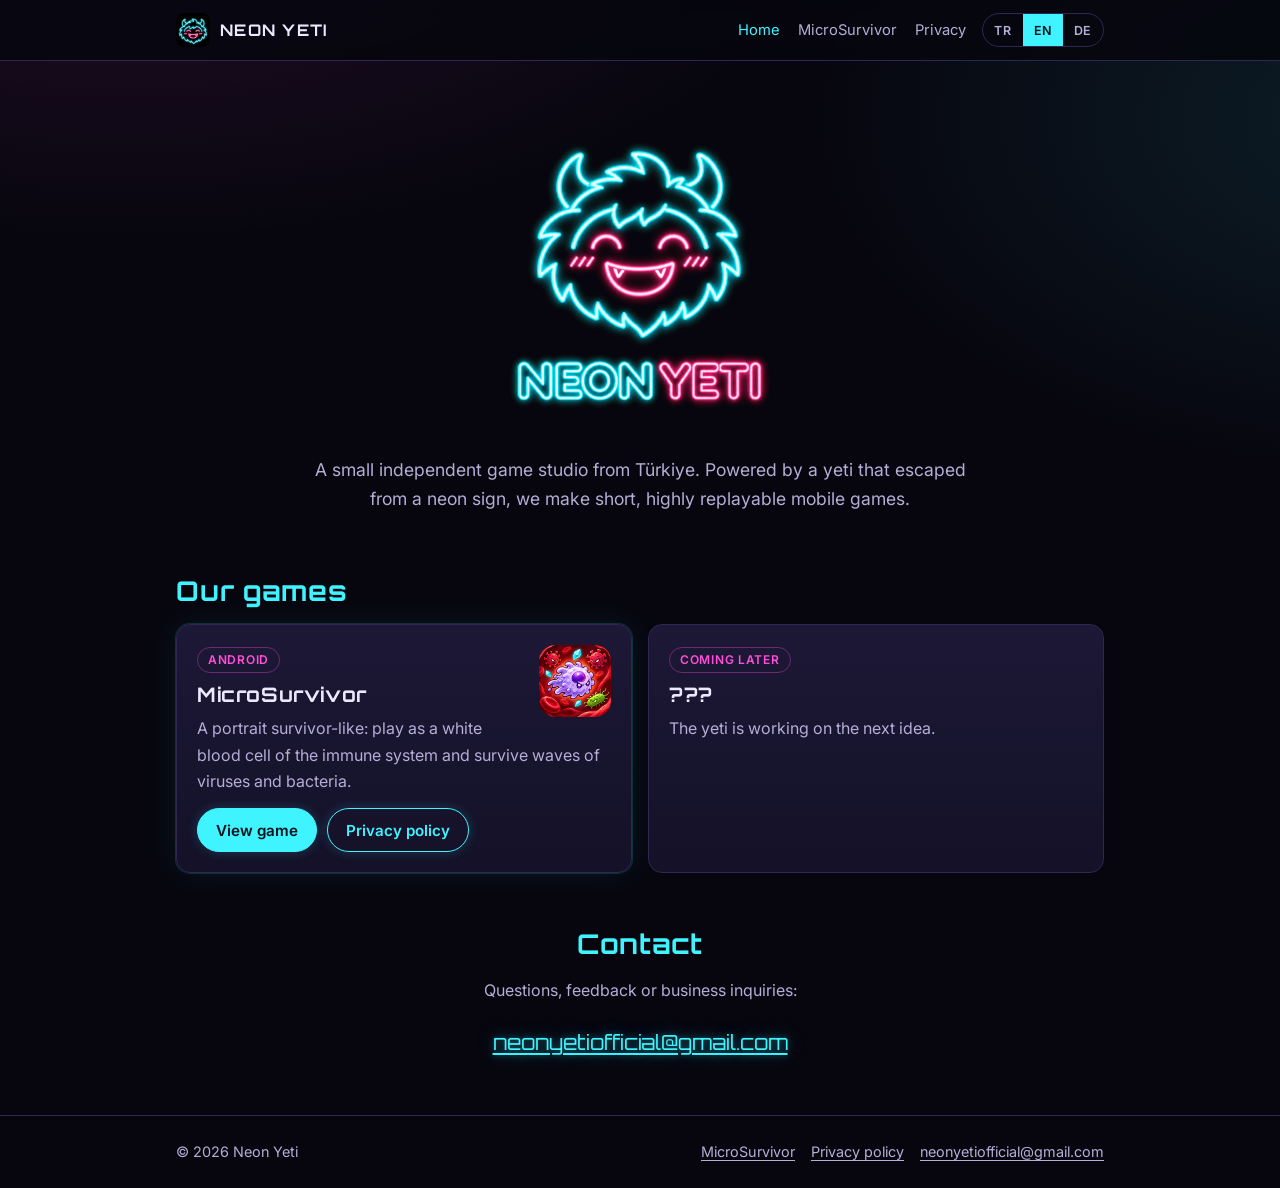
<file: index.html>
<!doctype html>
<html lang="en" data-lang="en"
  data-title-tr="Neon Yeti — Bağımsız Oyun Stüdyosu"
  data-title-en="Neon Yeti — Indie Game Studio"
  data-title-de="Neon Yeti — Indie-Spielestudio">
<head>
  <meta charset="utf-8">
  <meta name="viewport" content="width=device-width, initial-scale=1">
  <title>Neon Yeti — Indie Game Studio</title>
  <meta name="description" content="Neon Yeti is a small indie game studio from Türkiye making mobile games such as MicroSurvivor.">
  <meta name="theme-color" content="#07060f">
  <link rel="icon" href="assets/neonyeti-mascot-96.png" type="image/png">
  <link rel="apple-touch-icon" href="assets/apple-touch-icon.png">
  <link rel="preconnect" href="https://fonts.googleapis.com">
  <link rel="preconnect" href="https://fonts.gstatic.com" crossorigin>
  <link href="https://fonts.googleapis.com/css2?family=Inter:wght@400;600&family=Orbitron:wght@600;700;900&display=swap" rel="stylesheet">
  <link rel="stylesheet" href="assets/style.css">
  <script src="assets/lang.js" defer></script>
</head>
<body>
  <a class="skip-link" href="#main"><span data-l="tr">İçeriğe geç</span><span data-l="en">Skip to content</span><span data-l="de">Zum Inhalt</span></a>

  <header class="site-header">
    <div class="wrap">
      <a class="brand" href="./"><img src="assets/neonyeti-mascot-96.png" alt="" width="34" height="34">NEON YETI</a>
      <nav class="nav" aria-label="Main">
        <a href="./" aria-current="page"><span data-l="tr">Ana sayfa</span><span data-l="en">Home</span><span data-l="de">Start</span></a>
        <a href="microsurvivor/">MicroSurvivor</a>
        <a href="microsurvivor/privacy/"><span data-l="tr">Gizlilik</span><span data-l="en">Privacy</span><span data-l="de">Datenschutz</span></a>
        <div class="lang-switch" role="group" aria-label="Language / Dil / Sprache">
          <button type="button" data-set-lang="tr" aria-pressed="false" lang="tr">TR</button>
          <button type="button" data-set-lang="en" aria-pressed="true" lang="en">EN</button>
          <button type="button" data-set-lang="de" aria-pressed="false" lang="de">DE</button>
        </div>
      </nav>
    </div>
  </header>

  <main id="main">
    <div class="wrap">
      <section class="hero">
        <img class="logo brand-logo flicker" src="assets/neonyeti-logo-512.png" srcset="assets/neonyeti-logo-512.png 512w, assets/neonyeti-logo-1024.png 1024w" sizes="(min-width: 700px) 320px, 75vw" alt="" width="512" height="512">
        <h1 class="sr-only">Neon Yeti</h1>
        <p class="lead" data-l="tr">Türkiye'den küçük, bağımsız bir oyun stüdyosu. Neon tabeladan fırlamış bir yetinin enerjisiyle, kısa ama bağımlılık yapan mobil oyunlar yapıyoruz.</p>
        <p class="lead" data-l="en">A small independent game studio from Türkiye. Powered by a yeti that escaped from a neon sign, we make short, highly replayable mobile games.</p>
        <p class="lead" data-l="de">Ein kleines unabhängiges Spielestudio aus der Türkei. Angetrieben von einem Yeti, der aus einer Leuchtreklame entkommen ist, entwickeln wir kurzweilige Mobile-Games mit hohem Wiederspielwert.</p>
      </section>

      <section aria-labelledby="games-h">
        <h2 id="games-h"><span data-l="tr">Oyunlarımız</span><span data-l="en">Our games</span><span data-l="de">Unsere Spiele</span></h2>
        <div class="cards">
          <article class="card glow">
            <img class="card-icon" src="assets/microsurvivor-icon-256.png" alt="" width="72" height="72">
            <span class="tag" lang="en">Android</span>
            <h3>MicroSurvivor</h3>
            <p data-l="tr">Dikey ekranda oynanan bir survivor-like: bağışıklık sisteminin akyuvarı olarak virüs ve bakteri dalgalarına karşı hayatta kal.</p>
            <p data-l="en">A portrait survivor-like: play as a white blood cell of the immune system and survive waves of viruses and bacteria.</p>
            <p data-l="de">Ein Survivor-like im Hochformat: Spiele als weißes Blutkörperchen und überlebe Wellen von Viren und Bakterien.</p>
            <div class="btn-row">
              <a class="btn solid" href="microsurvivor/"><span data-l="tr">Oyunu incele</span><span data-l="en">View game</span><span data-l="de">Zum Spiel</span></a>
              <a class="btn" href="microsurvivor/privacy/"><span data-l="tr">Gizlilik politikası</span><span data-l="en">Privacy policy</span><span data-l="de">Datenschutz</span></a>
            </div>
          </article>
          <article class="card">
            <span class="tag" data-l="tr">Yakında</span><span class="tag" data-l="en">Coming later</span><span class="tag" data-l="de">Demnächst</span>
            <h3>???</h3>
            <p data-l="tr">Yeti bir sonraki fikri üzerinde çalışıyor.</p>
            <p data-l="en">The yeti is working on the next idea.</p>
            <p data-l="de">Der Yeti arbeitet an der nächsten Idee.</p>
          </article>
        </div>
      </section>

      <section class="contact" aria-labelledby="contact-h">
        <h2 id="contact-h"><span data-l="tr">İletişim</span><span data-l="en">Contact</span><span data-l="de">Kontakt</span></h2>
        <p class="muted" data-l="tr">Soru, geri bildirim veya iş birliği için:</p>
        <p class="muted" data-l="en">Questions, feedback or business inquiries:</p>
        <p class="muted" data-l="de">Fragen, Feedback oder geschäftliche Anfragen:</p>
        <a class="mail neon-cyan" href="mailto:neonyetiofficial@gmail.com">neonyetiofficial@gmail.com</a>
      </section>
    </div>
  </main>

  <footer class="site-footer">
    <div class="wrap">
      <span>© <span data-year>2026</span> Neon Yeti</span>
      <nav aria-label="Footer">
        <a href="microsurvivor/">MicroSurvivor</a>
        <a href="microsurvivor/privacy/"><span data-l="tr">Gizlilik politikası</span><span data-l="en">Privacy policy</span><span data-l="de">Datenschutz</span></a>
        <a href="mailto:neonyetiofficial@gmail.com">neonyetiofficial@gmail.com</a>
      </nav>
    </div>
  </footer>
</body>
</html>
</file>
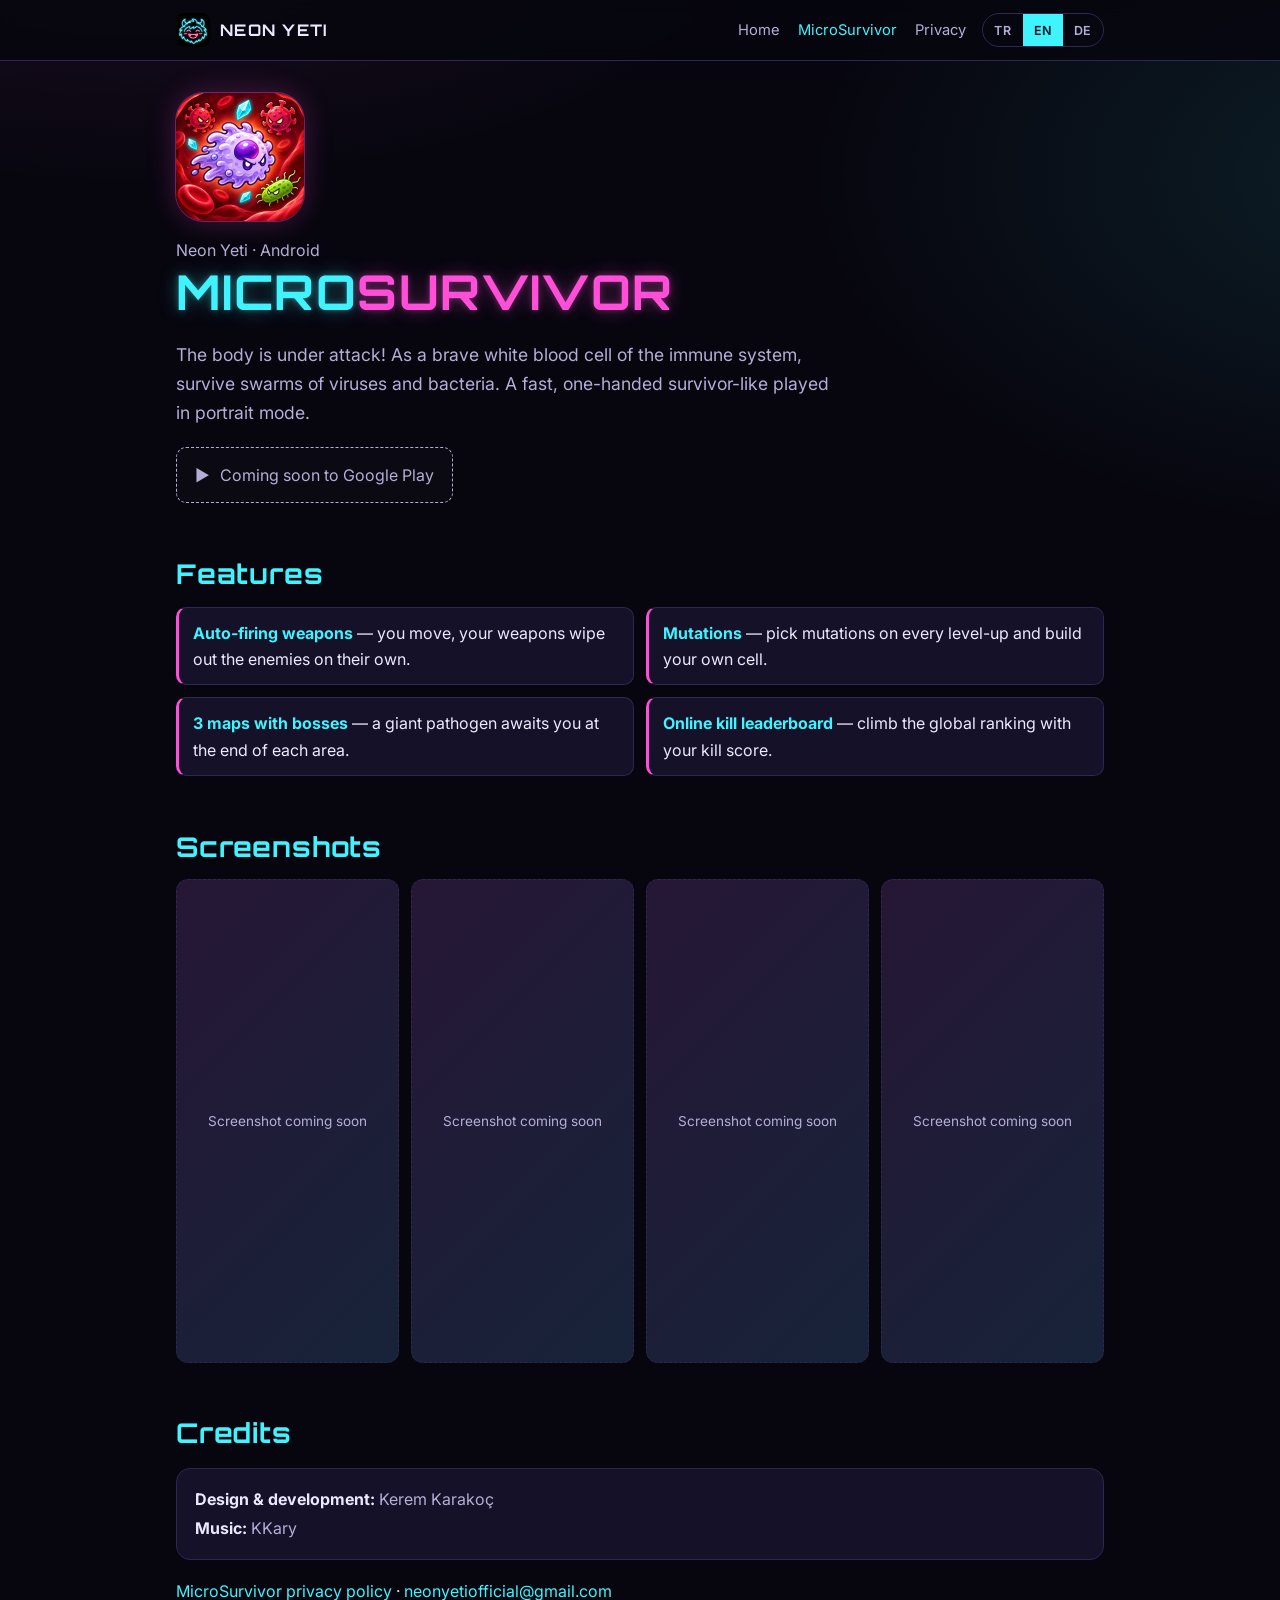
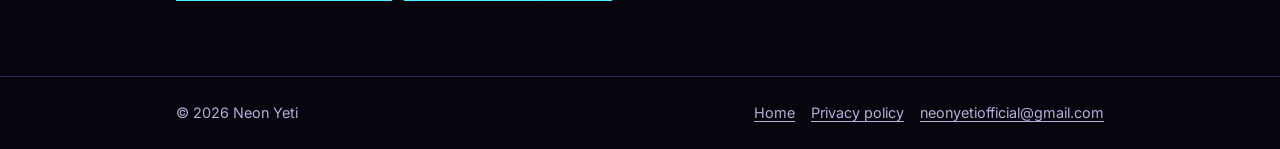
<file: microsurvivor/index.html>
<!doctype html>
<html lang="en" data-lang="en"
  data-title-tr="MicroSurvivor — Neon Yeti"
  data-title-en="MicroSurvivor — Neon Yeti"
  data-title-de="MicroSurvivor — Neon Yeti">
<head>
  <meta charset="utf-8">
  <meta name="viewport" content="width=device-width, initial-scale=1">
  <title>MicroSurvivor — Neon Yeti</title>
  <meta name="description" content="MicroSurvivor: a portrait survivor-like for Android. Play as a white blood cell and fight viruses and bacteria.">
  <meta name="theme-color" content="#07060f">
  <link rel="icon" href="../assets/neonyeti-mascot-96.png" type="image/png">
  <link rel="apple-touch-icon" href="../assets/apple-touch-icon.png">
  <link rel="preconnect" href="https://fonts.googleapis.com">
  <link rel="preconnect" href="https://fonts.gstatic.com" crossorigin>
  <link href="https://fonts.googleapis.com/css2?family=Inter:wght@400;600&family=Orbitron:wght@600;700;900&display=swap" rel="stylesheet">
  <link rel="stylesheet" href="../assets/style.css">
  <script src="../assets/lang.js" defer></script>
</head>
<body>
  <a class="skip-link" href="#main"><span data-l="tr">İçeriğe geç</span><span data-l="en">Skip to content</span><span data-l="de">Zum Inhalt</span></a>

  <header class="site-header">
    <div class="wrap">
      <a class="brand" href="../"><img src="../assets/neonyeti-mascot-96.png" alt="" width="34" height="34">NEON YETI</a>
      <nav class="nav" aria-label="Main">
        <a href="../"><span data-l="tr">Ana sayfa</span><span data-l="en">Home</span><span data-l="de">Start</span></a>
        <a href="./" aria-current="page">MicroSurvivor</a>
        <a href="privacy/"><span data-l="tr">Gizlilik</span><span data-l="en">Privacy</span><span data-l="de">Datenschutz</span></a>
        <div class="lang-switch" role="group" aria-label="Language / Dil / Sprache">
          <button type="button" data-set-lang="tr" aria-pressed="false" lang="tr">TR</button>
          <button type="button" data-set-lang="en" aria-pressed="true" lang="en">EN</button>
          <button type="button" data-set-lang="de" aria-pressed="false" lang="de">DE</button>
        </div>
      </nav>
    </div>
  </header>

  <main id="main">
    <div class="wrap">
      <section>
        <img class="game-icon" src="../assets/microsurvivor-icon-256.png" srcset="../assets/microsurvivor-icon-256.png 256w, ../assets/microsurvivor-icon-512.png 512w" sizes="128px" alt="MicroSurvivor icon" width="128" height="128">
        <p class="muted" style="margin:0">Neon Yeti · Android</p>
        <h1><span class="neon-cyan">MICRO</span><span class="neon-magenta">SURVIVOR</span></h1>
        <p class="lead" data-l="tr">Vücudun alarm veriyor! Bağışıklık sisteminin cesur bir akyuvarı olarak virüs ve bakteri sürülerine karşı hayatta kal. Tek elle, dikey ekranda oynanan hızlı bir survivor-like.</p>
        <p class="lead" data-l="en">The body is under attack! As a brave white blood cell of the immune system, survive swarms of viruses and bacteria. A fast, one-handed survivor-like played in portrait mode.</p>
        <p class="lead" data-l="de">Der Körper wird angegriffen! Überlebe als mutiges weißes Blutkörperchen ganze Schwärme von Viren und Bakterien. Ein schnelles Survivor-like im Hochformat, mit einer Hand spielbar.</p>

        <div class="btn-row" style="margin-top:20px">
          <!-- TODO: Replace this placeholder with the official Google Play badge + store link once the game is live:
               <a href="https://play.google.com/store/apps/details?id=com.neonyeti.microsurvivor">
                 <img src="../assets/google-play-badge.png" alt="Get it on Google Play" width="200">
               </a> -->
          <span class="badge-placeholder" role="note">
            <span aria-hidden="true">▶</span>
            <span data-l="tr">Google Play'de yakında</span><span data-l="en">Coming soon to Google Play</span><span data-l="de">Bald bei Google Play</span>
          </span>
        </div>
      </section>

      <section aria-labelledby="feat-h">
        <h2 id="feat-h"><span data-l="tr">Özellikler</span><span data-l="en">Features</span><span data-l="de">Features</span></h2>
        <ul class="features">
          <li data-l="tr"><strong>Otomatik ateş eden silahlar</strong> — sen hareket et, silahların düşmanları kendiliğinden temizlesin.</li>
          <li data-l="en"><strong>Auto-firing weapons</strong> — you move, your weapons wipe out the enemies on their own.</li>
          <li data-l="de"><strong>Automatische Waffen</strong> — du bewegst dich, deine Waffen erledigen die Gegner von selbst.</li>

          <li data-l="tr"><strong>Mutasyonlar</strong> — her seviye atlamada hücreni güçlendiren mutasyonlar seç, kendi yapını kur.</li>
          <li data-l="en"><strong>Mutations</strong> — pick mutations on every level-up and build your own cell.</li>
          <li data-l="de"><strong>Mutationen</strong> — wähle bei jedem Level-up Mutationen und baue deine eigene Zelle.</li>

          <li data-l="tr"><strong>3 harita, 3 boss</strong> — her bölgenin sonunda seni bekleyen dev bir patojen var.</li>
          <li data-l="en"><strong>3 maps with bosses</strong> — a giant pathogen awaits you at the end of each area.</li>
          <li data-l="de"><strong>3 Karten mit Bossen</strong> — am Ende jedes Gebiets wartet ein riesiger Erreger.</li>

          <li data-l="tr"><strong>Çevrim içi skor tablosu</strong> — öldürme skorunla dünya sıralamasında yerini al.</li>
          <li data-l="en"><strong>Online kill leaderboard</strong> — climb the global ranking with your kill score.</li>
          <li data-l="de"><strong>Online-Bestenliste</strong> — steige mit deinem Kill-Score in der globalen Rangliste auf.</li>
        </ul>
      </section>

      <section aria-labelledby="shots-h">
        <h2 id="shots-h"><span data-l="tr">Ekran görüntüleri</span><span data-l="en">Screenshots</span><span data-l="de">Screenshots</span></h2>
        <!-- TODO: replace each .shot div with <img class="shot" src="../assets/shots/01.png" alt="..."> -->
        <div class="shots">
          <div class="shot"><span data-l="tr">Ekran görüntüsü yakında</span><span data-l="en">Screenshot coming soon</span><span data-l="de">Screenshot folgt</span></div>
          <div class="shot"><span data-l="tr">Ekran görüntüsü yakında</span><span data-l="en">Screenshot coming soon</span><span data-l="de">Screenshot folgt</span></div>
          <div class="shot"><span data-l="tr">Ekran görüntüsü yakında</span><span data-l="en">Screenshot coming soon</span><span data-l="de">Screenshot folgt</span></div>
          <div class="shot"><span data-l="tr">Ekran görüntüsü yakında</span><span data-l="en">Screenshot coming soon</span><span data-l="de">Screenshot folgt</span></div>
        </div>
      </section>

      <section aria-labelledby="credits-h">
        <h2 id="credits-h"><span data-l="tr">Yapımcılar</span><span data-l="en">Credits</span><span data-l="de">Credits</span></h2>
        <div class="meta-box">
          <p><strong data-l="tr">Tasarım ve geliştirme:</strong><strong data-l="en">Design &amp; development:</strong><strong data-l="de">Design &amp; Entwicklung:</strong> Kerem Karakoç</p>
          <p><strong data-l="tr">Müzik:</strong><strong data-l="en">Music:</strong><strong data-l="de">Musik:</strong> KKary</p>
        </div>
        <p><a href="privacy/"><span data-l="tr">MicroSurvivor gizlilik politikası</span><span data-l="en">MicroSurvivor privacy policy</span><span data-l="de">MicroSurvivor Datenschutzerklärung</span></a>
          · <a href="mailto:neonyetiofficial@gmail.com">neonyetiofficial@gmail.com</a></p>
      </section>
    </div>
  </main>

  <footer class="site-footer">
    <div class="wrap">
      <span>© <span data-year>2026</span> Neon Yeti</span>
      <nav aria-label="Footer">
        <a href="../"><span data-l="tr">Ana sayfa</span><span data-l="en">Home</span><span data-l="de">Start</span></a>
        <a href="privacy/"><span data-l="tr">Gizlilik politikası</span><span data-l="en">Privacy policy</span><span data-l="de">Datenschutz</span></a>
        <a href="mailto:neonyetiofficial@gmail.com">neonyetiofficial@gmail.com</a>
      </nav>
    </div>
  </footer>
</body>
</html>
</file>
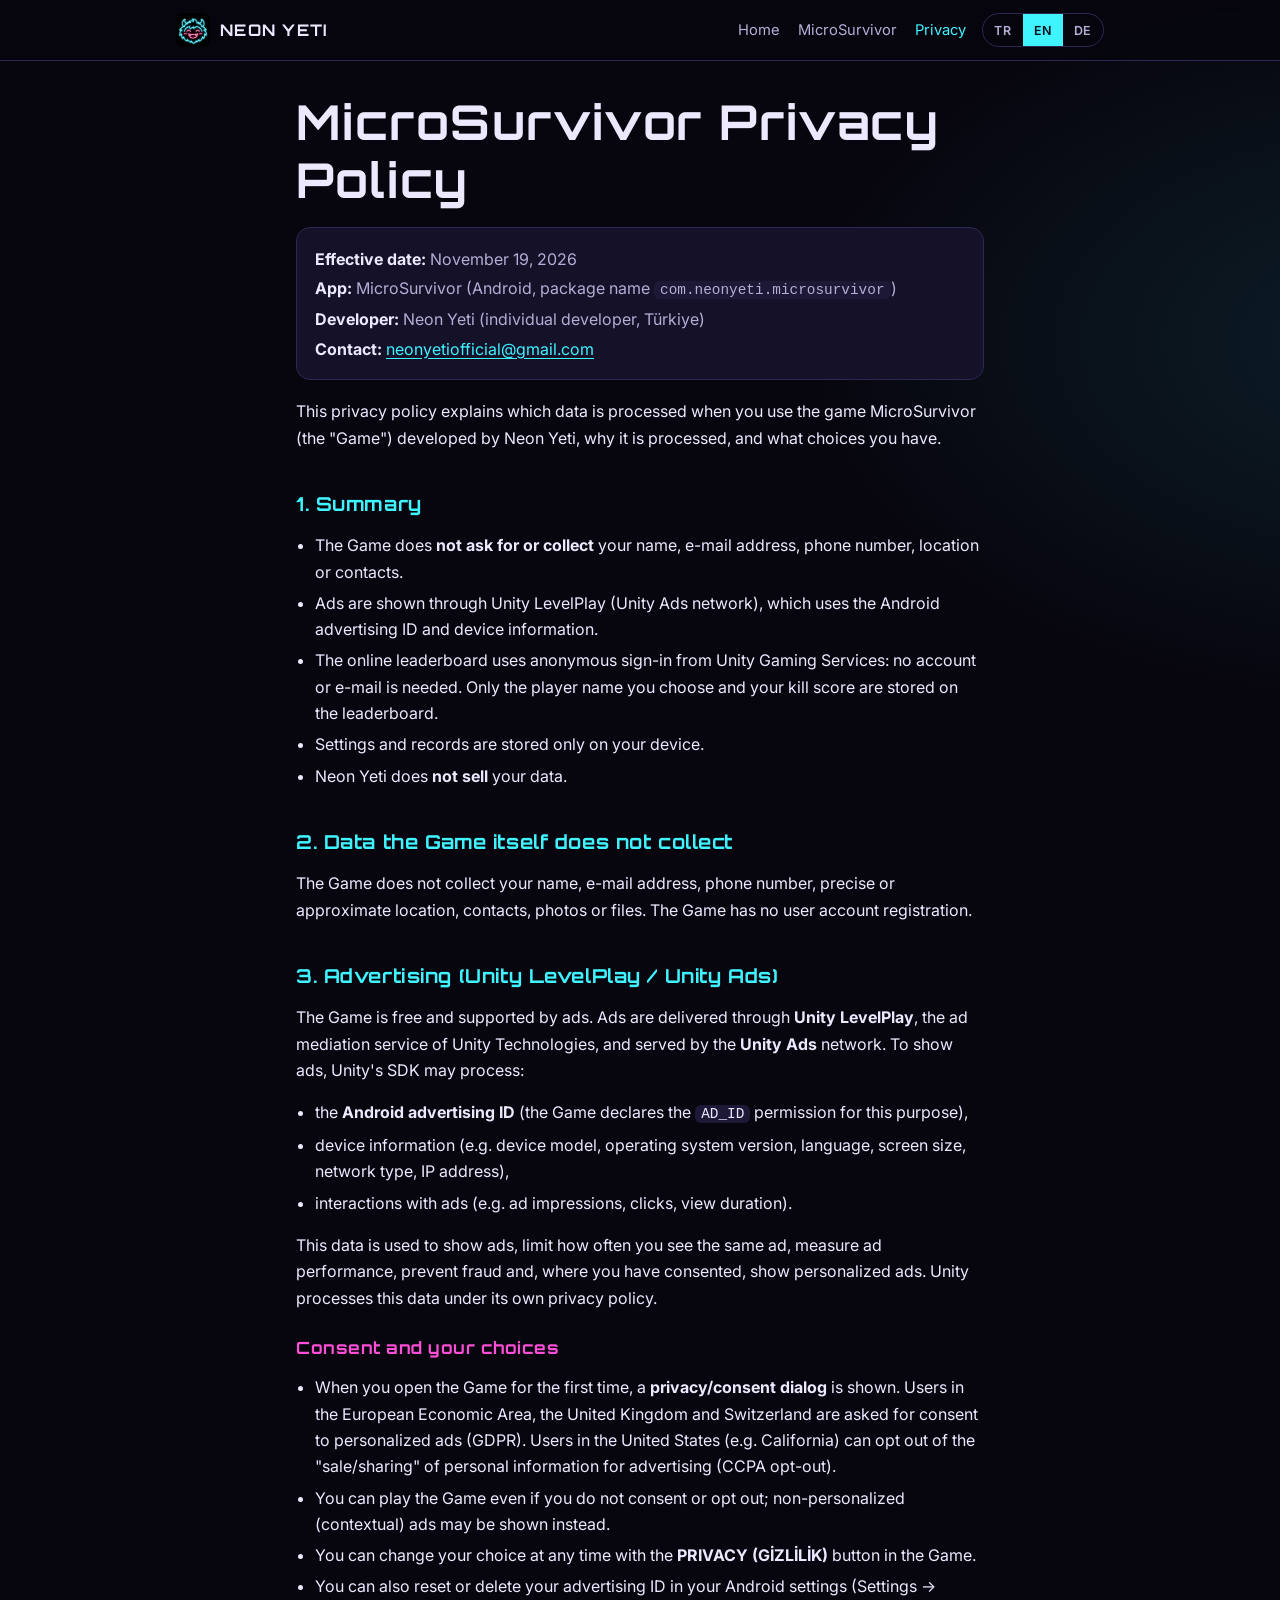
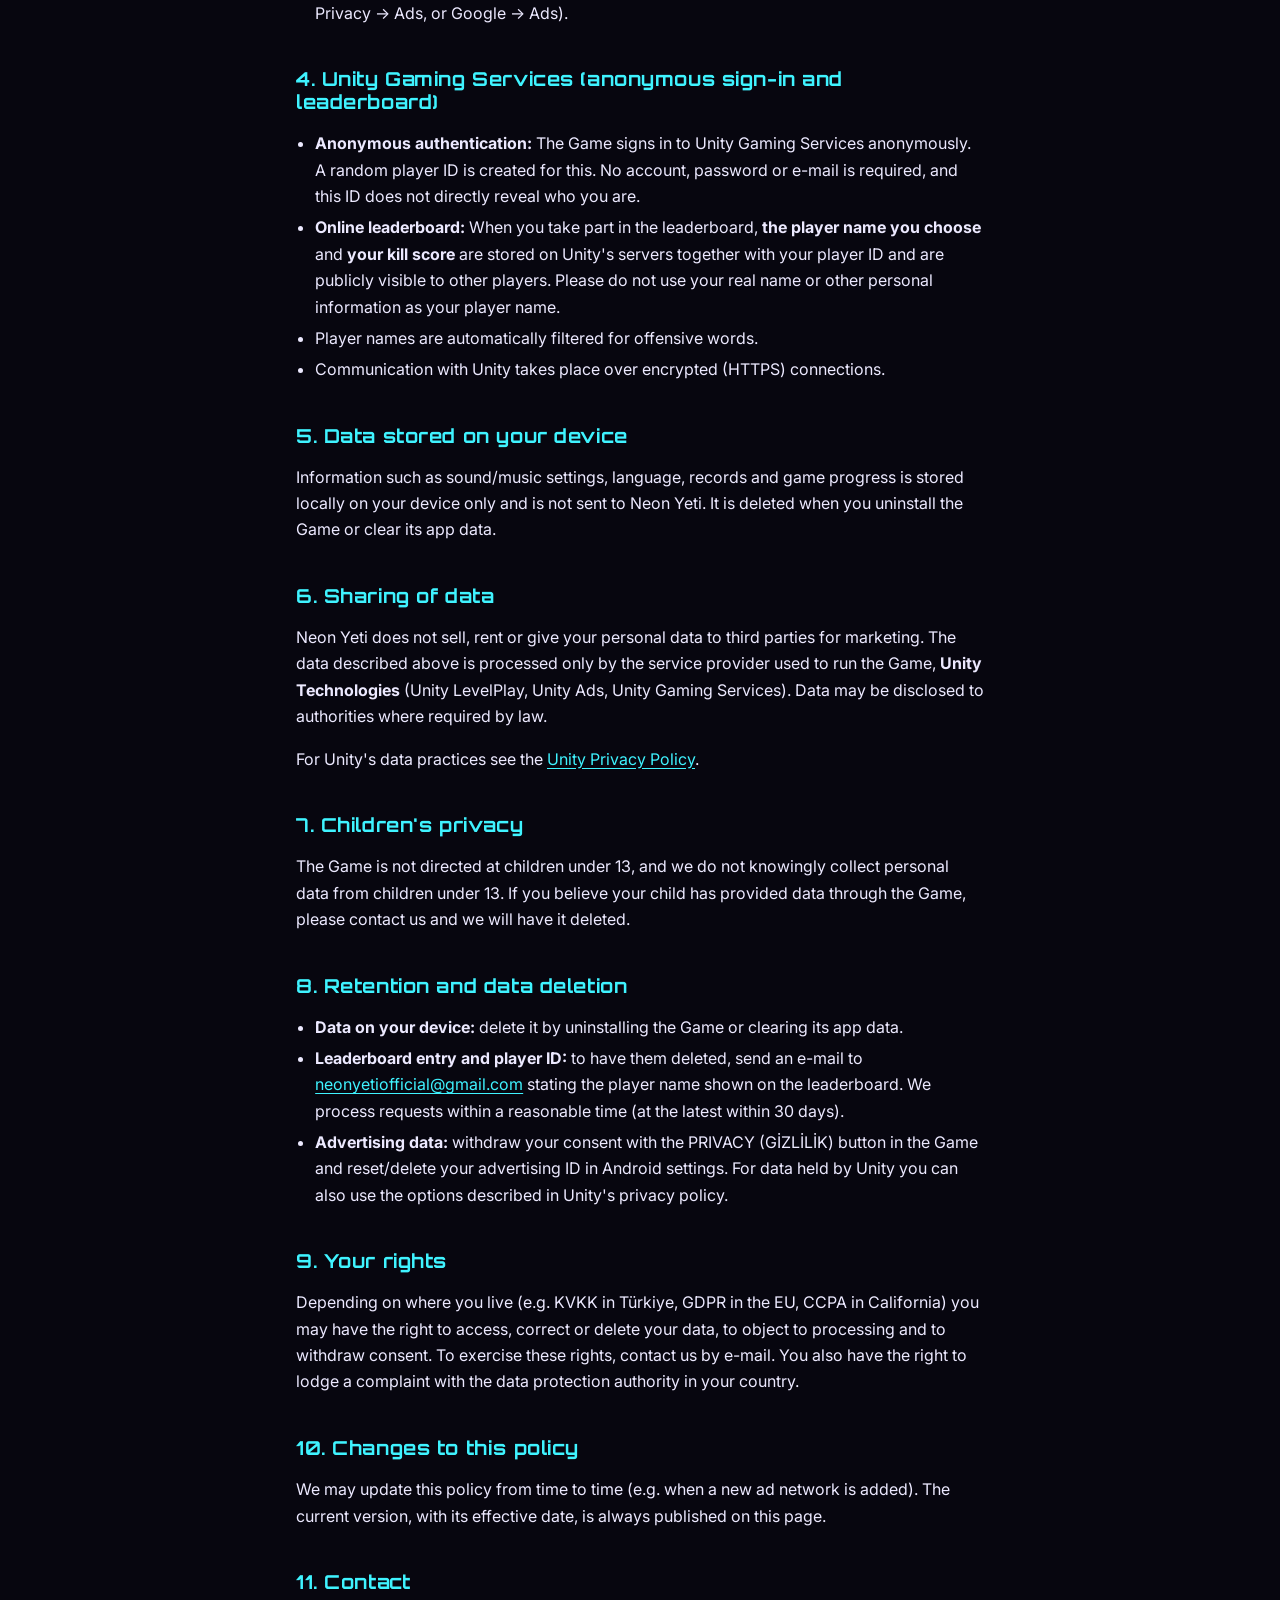
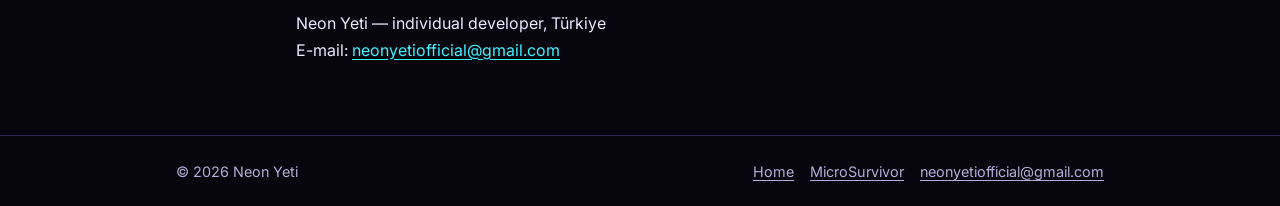
<file: microsurvivor/privacy/index.html>
<!doctype html>
<html lang="en" data-lang="en"
  data-title-tr="MicroSurvivor Gizlilik Politikası — Neon Yeti"
  data-title-en="MicroSurvivor Privacy Policy — Neon Yeti"
  data-title-de="MicroSurvivor Datenschutzerklärung — Neon Yeti">
<head>
  <meta charset="utf-8">
  <meta name="viewport" content="width=device-width, initial-scale=1">
  <title>MicroSurvivor Privacy Policy — Neon Yeti</title>
  <meta name="description" content="Privacy policy of the Android game MicroSurvivor by Neon Yeti (Türkçe / English).">
  <meta name="theme-color" content="#07060f">
  <link rel="icon" href="../../assets/neonyeti-mascot-96.png" type="image/png">
  <link rel="apple-touch-icon" href="../../assets/apple-touch-icon.png">
  <link rel="preconnect" href="https://fonts.googleapis.com">
  <link rel="preconnect" href="https://fonts.gstatic.com" crossorigin>
  <link href="https://fonts.googleapis.com/css2?family=Inter:wght@400;600&family=Orbitron:wght@600;700;900&display=swap" rel="stylesheet">
  <link rel="stylesheet" href="../../assets/style.css">
  <script src="../../assets/lang.js" defer></script>
</head>
<body>
  <a class="skip-link" href="#main"><span data-l="tr">İçeriğe geç</span><span data-l="en">Skip to content</span><span data-l="de">Zum Inhalt</span></a>

  <header class="site-header">
    <div class="wrap">
      <a class="brand" href="../../"><img src="../../assets/neonyeti-mascot-96.png" alt="" width="34" height="34">NEON YETI</a>
      <nav class="nav" aria-label="Main">
        <a href="../../"><span data-l="tr">Ana sayfa</span><span data-l="en">Home</span><span data-l="de">Start</span></a>
        <a href="../">MicroSurvivor</a>
        <a href="./" aria-current="page"><span data-l="tr">Gizlilik</span><span data-l="en">Privacy</span><span data-l="de">Datenschutz</span></a>
        <div class="lang-switch" role="group" aria-label="Language / Dil / Sprache">
          <button type="button" data-set-lang="tr" aria-pressed="false" lang="tr">TR</button>
          <button type="button" data-set-lang="en" aria-pressed="true" lang="en">EN</button>
          <button type="button" data-set-lang="de" aria-pressed="false" lang="de">DE</button>
        </div>
      </nav>
    </div>
  </header>

  <main id="main">
    <div class="wrap prose">

      <p class="note" data-l="de" lang="de">Diese Datenschutzerklärung ist auf Türkisch und Englisch verfügbar. Unten wird die englische Fassung angezeigt.</p>

      <!-- ===================================================== TÜRKÇE ===================================================== -->
      <article data-l="tr" lang="tr">
        <h1>MicroSurvivor Gizlilik Politikası</h1>
        <div class="meta-box">
          <p><strong>Yürürlük tarihi:</strong> 19 Kasım 2026</p>
          <p><strong>Uygulama:</strong> MicroSurvivor (Android, paket adı <code>com.neonyeti.microsurvivor</code>)</p>
          <p><strong>Geliştirici:</strong> Neon Yeti (bireysel geliştirici, Türkiye)</p>
          <p><strong>İletişim:</strong> <a href="mailto:neonyetiofficial@gmail.com">neonyetiofficial@gmail.com</a></p>
        </div>

        <p>Bu gizlilik politikası, Neon Yeti tarafından geliştirilen MicroSurvivor oyununu ("Oyun") kullandığınızda hangi verilerin işlendiğini, neden işlendiğini ve bu konudaki seçeneklerinizi açıklar.</p>

        <h2>1. Kısa özet</h2>
        <ul>
          <li>Oyun sizden ad, e-posta adresi, telefon numarası, konum veya rehber bilgisi <strong>istemez ve toplamaz</strong>.</li>
          <li>Reklamlar Unity LevelPlay (Unity Ads ağı) üzerinden gösterilir; bunun için Android reklam kimliği ve cihaz bilgileri kullanılır.</li>
          <li>Çevrim içi skor tablosu için Unity Gaming Services'in anonim girişi kullanılır: hesap veya e-posta gerekmez. Skor tablosunda yalnızca seçtiğiniz oyuncu adı ve öldürme skorunuz saklanır.</li>
          <li>Ayarlar ve rekorlar yalnızca cihazınızda saklanır.</li>
          <li>Neon Yeti verilerinizi <strong>satmaz</strong>.</li>
        </ul>

        <h2>2. Oyunun kendisinin toplamadığı veriler</h2>
        <p>Oyun; adınızı, e-posta adresinizi, telefon numaranızı, hassas veya yaklaşık konumunuzu, rehberinizi, fotoğraflarınızı veya dosyalarınızı toplamaz. Oyunda kullanıcı hesabı oluşturma bulunmaz.</p>

        <h2>3. Reklamlar (Unity LevelPlay / Unity Ads)</h2>
        <p>Oyun ücretsizdir ve reklamlarla desteklenir. Reklamlar, Unity Technologies'in reklam aracılık (mediation) hizmeti <strong>Unity LevelPlay</strong> üzerinden, <strong>Unity Ads</strong> ağı tarafından sunulur. Reklam gösterimi için Unity'nin SDK'sı şu verileri işleyebilir:</p>
        <ul>
          <li><strong>Android reklam kimliği</strong> (bu amaçla Oyun <code>AD_ID</code> iznini kullanır),</li>
          <li>cihaz bilgileri (ör. cihaz modeli, işletim sistemi sürümü, dil, ekran boyutu, ağ türü, IP adresi),</li>
          <li>reklamlarla etkileşimler (ör. reklamın gösterilmesi, tıklanması, izlenme süresi).</li>
        </ul>
        <p>Bu veriler reklamları göstermek, reklam sıklığını sınırlamak, reklam performansını ölçmek, sahtekârlığı önlemek ve izniniz olduğunda kişiselleştirilmiş reklam göstermek için kullanılır. Bu verileri Unity, kendi gizlilik politikasına göre işler.</p>

        <h3>Rıza ve tercihleriniz</h3>
        <ul>
          <li>Oyunu ilk açtığınızda bir <strong>gizlilik/rıza penceresi</strong> gösterilir. Avrupa Ekonomik Alanı, Birleşik Krallık ve İsviçre'deki kullanıcılardan kişiselleştirilmiş reklamlar için rıza istenir (GDPR). ABD'deki (ör. Kaliforniya) kullanıcılar, kişisel bilgilerinin reklam amacıyla "satılmasını/paylaşılmasını" reddedebilir (CCPA opt-out).</li>
          <li>Rıza vermezseniz veya reddederseniz de oyunu oynayabilirsiniz; bu durumda kişiselleştirilmemiş (bağlamsal) reklamlar gösterilebilir.</li>
          <li>Seçiminizi istediğiniz zaman oyundaki <strong>GİZLİLİK</strong> düğmesiyle değiştirebilirsiniz.</li>
          <li>Ayrıca Android ayarlarından (Ayarlar → Gizlilik → Reklamlar / Google → Reklamlar) reklam kimliğinizi sıfırlayabilir veya silebilirsiniz.</li>
        </ul>

        <h2>4. Unity Gaming Services (anonim giriş ve skor tablosu)</h2>
        <ul>
          <li><strong>Anonim kimlik doğrulama:</strong> Oyun, Unity Gaming Services'e anonim olarak giriş yapar. Bunun için rastgele bir oyuncu kimliği (player ID) oluşturulur. Hesap, şifre veya e-posta gerekmez ve bu kimlik doğrudan kimliğinizi ortaya koymaz.</li>
          <li><strong>Çevrim içi skor tablosu:</strong> Skor tablosuna katıldığınızda <strong>seçtiğiniz oyuncu adı</strong> ve <strong>öldürme skorunuz</strong>, oyuncu kimliğinizle birlikte Unity sunucularında saklanır ve diğer oyunculara herkese açık olarak gösterilir. Lütfen gerçek adınızı veya kişisel bilgilerinizi oyuncu adı olarak kullanmayın.</li>
          <li>Oyuncu adları, hakaret ve uygunsuz kelimeler için otomatik olarak filtrelenir.</li>
          <li>Unity ile iletişim şifreli (HTTPS) bağlantılar üzerinden yapılır.</li>
        </ul>

        <h2>5. Cihazda saklanan veriler</h2>
        <p>Ses/müzik ayarları, dil, rekorlar ve oyun ilerlemesi gibi bilgiler yalnızca cihazınızda yerel olarak saklanır ve Neon Yeti'ye gönderilmez. Oyunu kaldırdığınızda veya uygulama verilerini temizlediğinizde bu bilgiler silinir.</p>

        <h2>6. Verilerin paylaşılması</h2>
        <p>Neon Yeti kişisel verilerinizi satmaz, kiralamaz veya pazarlama amacıyla üçüncü kişilere vermez. Yukarıda açıklanan veriler yalnızca Oyun'un çalışması için kullanılan hizmet sağlayıcı <strong>Unity Technologies</strong> (Unity LevelPlay, Unity Ads, Unity Gaming Services) tarafından işlenir. Yasal bir zorunluluk olması hâlinde veriler yetkili makamlarla paylaşılabilir.</p>
        <p>Unity'nin veri işleme uygulamaları için: <a href="https://unity.com/legal/privacy-policy" rel="noopener">Unity Gizlilik Politikası</a>.</p>

        <h2>7. Çocukların gizliliği</h2>
        <p>Oyun 13 yaşın altındaki çocuklara yönelik değildir ve bilerek 13 yaşın altındaki çocuklardan kişisel veri toplamayız. Çocuğunuzun Oyun aracılığıyla veri paylaştığını düşünüyorsanız lütfen bizimle iletişime geçin; ilgili verilerin silinmesini sağlarız.</p>

        <h2>8. Saklama süresi ve veri silme</h2>
        <ul>
          <li><strong>Cihazdaki veriler:</strong> Oyunu kaldırarak veya uygulama verilerini temizleyerek silebilirsiniz.</li>
          <li><strong>Skor tablosu kaydı ve oyuncu kimliği:</strong> Silinmesini istiyorsanız <a href="mailto:neonyetiofficial@gmail.com?subject=MicroSurvivor%20veri%20silme%20talebi">neonyetiofficial@gmail.com</a> adresine, skor tablosunda görünen oyuncu adınızı belirterek e-posta gönderin. Talebiniz makul bir süre içinde (en geç 30 gün) işlenir.</li>
          <li><strong>Reklam verileri:</strong> Rızanızı oyundaki GİZLİLİK düğmesiyle geri çekebilir, reklam kimliğinizi Android ayarlarından sıfırlayabilir/silebilirsiniz. Unity'nin elindeki veriler için Unity'nin gizlilik politikasındaki yöntemleri de kullanabilirsiniz.</li>
        </ul>

        <h2>9. Haklarınız</h2>
        <p>Bulunduğunuz yere göre (ör. Türkiye'de KVKK, AB'de GDPR, Kaliforniya'da CCPA) verilerinize erişme, düzeltme, silme, işlemeye itiraz etme ve rızanızı geri çekme haklarına sahip olabilirsiniz. Bu haklarınızı kullanmak için bize e-posta ile ulaşabilirsiniz. Ayrıca bulunduğunuz ülkedeki veri koruma otoritesine şikâyette bulunma hakkınız vardır.</p>

        <h2>10. Bu politikadaki değişiklikler</h2>
        <p>Bu politikayı zaman zaman güncelleyebiliriz (ör. yeni bir reklam ağı eklendiğinde). Güncel sürüm her zaman bu sayfada, yürürlük tarihiyle birlikte yayımlanır.</p>

        <h2>11. İletişim</h2>
        <p>Neon Yeti — bireysel geliştirici, Türkiye<br>
          E-posta: <a href="mailto:neonyetiofficial@gmail.com">neonyetiofficial@gmail.com</a></p>
      </article>

      <!-- ===================================================== ENGLISH ===================================================== -->
      <article data-l="en de" lang="en">
        <h1>MicroSurvivor Privacy Policy</h1>
        <div class="meta-box">
          <p><strong>Effective date:</strong> November 19, 2026</p>
          <p><strong>App:</strong> MicroSurvivor (Android, package name <code>com.neonyeti.microsurvivor</code>)</p>
          <p><strong>Developer:</strong> Neon Yeti (individual developer, Türkiye)</p>
          <p><strong>Contact:</strong> <a href="mailto:neonyetiofficial@gmail.com">neonyetiofficial@gmail.com</a></p>
        </div>

        <p>This privacy policy explains which data is processed when you use the game MicroSurvivor (the "Game") developed by Neon Yeti, why it is processed, and what choices you have.</p>

        <h2>1. Summary</h2>
        <ul>
          <li>The Game does <strong>not ask for or collect</strong> your name, e-mail address, phone number, location or contacts.</li>
          <li>Ads are shown through Unity LevelPlay (Unity Ads network), which uses the Android advertising ID and device information.</li>
          <li>The online leaderboard uses anonymous sign-in from Unity Gaming Services: no account or e-mail is needed. Only the player name you choose and your kill score are stored on the leaderboard.</li>
          <li>Settings and records are stored only on your device.</li>
          <li>Neon Yeti does <strong>not sell</strong> your data.</li>
        </ul>

        <h2>2. Data the Game itself does not collect</h2>
        <p>The Game does not collect your name, e-mail address, phone number, precise or approximate location, contacts, photos or files. The Game has no user account registration.</p>

        <h2>3. Advertising (Unity LevelPlay / Unity Ads)</h2>
        <p>The Game is free and supported by ads. Ads are delivered through <strong>Unity LevelPlay</strong>, the ad mediation service of Unity Technologies, and served by the <strong>Unity Ads</strong> network. To show ads, Unity's SDK may process:</p>
        <ul>
          <li>the <strong>Android advertising ID</strong> (the Game declares the <code>AD_ID</code> permission for this purpose),</li>
          <li>device information (e.g. device model, operating system version, language, screen size, network type, IP address),</li>
          <li>interactions with ads (e.g. ad impressions, clicks, view duration).</li>
        </ul>
        <p>This data is used to show ads, limit how often you see the same ad, measure ad performance, prevent fraud and, where you have consented, show personalized ads. Unity processes this data under its own privacy policy.</p>

        <h3>Consent and your choices</h3>
        <ul>
          <li>When you open the Game for the first time, a <strong>privacy/consent dialog</strong> is shown. Users in the European Economic Area, the United Kingdom and Switzerland are asked for consent to personalized ads (GDPR). Users in the United States (e.g. California) can opt out of the "sale/sharing" of personal information for advertising (CCPA opt-out).</li>
          <li>You can play the Game even if you do not consent or opt out; non-personalized (contextual) ads may be shown instead.</li>
          <li>You can change your choice at any time with the <strong>PRIVACY (GİZLİLİK)</strong> button in the Game.</li>
          <li>You can also reset or delete your advertising ID in your Android settings (Settings → Privacy → Ads, or Google → Ads).</li>
        </ul>

        <h2>4. Unity Gaming Services (anonymous sign-in and leaderboard)</h2>
        <ul>
          <li><strong>Anonymous authentication:</strong> The Game signs in to Unity Gaming Services anonymously. A random player ID is created for this. No account, password or e-mail is required, and this ID does not directly reveal who you are.</li>
          <li><strong>Online leaderboard:</strong> When you take part in the leaderboard, <strong>the player name you choose</strong> and <strong>your kill score</strong> are stored on Unity's servers together with your player ID and are publicly visible to other players. Please do not use your real name or other personal information as your player name.</li>
          <li>Player names are automatically filtered for offensive words.</li>
          <li>Communication with Unity takes place over encrypted (HTTPS) connections.</li>
        </ul>

        <h2>5. Data stored on your device</h2>
        <p>Information such as sound/music settings, language, records and game progress is stored locally on your device only and is not sent to Neon Yeti. It is deleted when you uninstall the Game or clear its app data.</p>

        <h2>6. Sharing of data</h2>
        <p>Neon Yeti does not sell, rent or give your personal data to third parties for marketing. The data described above is processed only by the service provider used to run the Game, <strong>Unity Technologies</strong> (Unity LevelPlay, Unity Ads, Unity Gaming Services). Data may be disclosed to authorities where required by law.</p>
        <p>For Unity's data practices see the <a href="https://unity.com/legal/privacy-policy" rel="noopener">Unity Privacy Policy</a>.</p>

        <h2>7. Children's privacy</h2>
        <p>The Game is not directed at children under 13, and we do not knowingly collect personal data from children under 13. If you believe your child has provided data through the Game, please contact us and we will have it deleted.</p>

        <h2>8. Retention and data deletion</h2>
        <ul>
          <li><strong>Data on your device:</strong> delete it by uninstalling the Game or clearing its app data.</li>
          <li><strong>Leaderboard entry and player ID:</strong> to have them deleted, send an e-mail to <a href="mailto:neonyetiofficial@gmail.com?subject=MicroSurvivor%20data%20deletion%20request">neonyetiofficial@gmail.com</a> stating the player name shown on the leaderboard. We process requests within a reasonable time (at the latest within 30 days).</li>
          <li><strong>Advertising data:</strong> withdraw your consent with the PRIVACY (GİZLİLİK) button in the Game and reset/delete your advertising ID in Android settings. For data held by Unity you can also use the options described in Unity's privacy policy.</li>
        </ul>

        <h2>9. Your rights</h2>
        <p>Depending on where you live (e.g. KVKK in Türkiye, GDPR in the EU, CCPA in California) you may have the right to access, correct or delete your data, to object to processing and to withdraw consent. To exercise these rights, contact us by e-mail. You also have the right to lodge a complaint with the data protection authority in your country.</p>

        <h2>10. Changes to this policy</h2>
        <p>We may update this policy from time to time (e.g. when a new ad network is added). The current version, with its effective date, is always published on this page.</p>

        <h2>11. Contact</h2>
        <p>Neon Yeti — individual developer, Türkiye<br>
          E-mail: <a href="mailto:neonyetiofficial@gmail.com">neonyetiofficial@gmail.com</a></p>
      </article>
    </div>
  </main>

  <footer class="site-footer">
    <div class="wrap">
      <span>© <span data-year>2026</span> Neon Yeti</span>
      <nav aria-label="Footer">
        <a href="../../"><span data-l="tr">Ana sayfa</span><span data-l="en">Home</span><span data-l="de">Start</span></a>
        <a href="../">MicroSurvivor</a>
        <a href="mailto:neonyetiofficial@gmail.com">neonyetiofficial@gmail.com</a>
      </nav>
    </div>
  </footer>
</body>
</html>
</file>
<file: assets/style.css>
/* Neon Yeti — site styles. Mobile-first, no build step. */
:root {
  --bg: #07060f;
  --bg-2: #0e0c1d;
  --surface: #141128;
  --surface-2: #1c1836;
  --border: #2d2752;
  --text: #ece9ff;
  --text-dim: #b4aed6;
  --cyan: #3ff3ff;
  --cyan-soft: rgba(63, 243, 255, 0.35);
  --magenta: #ff4fd8;
  --magenta-soft: rgba(255, 79, 216, 0.35);
  --focus: #fff35c;
  --radius: 14px;
  --max: 960px;
  --font-display: "Orbitron", "Segoe UI", system-ui, sans-serif;
  --font-body: "Inter", "Segoe UI", system-ui, -apple-system, sans-serif;
}

*, *::before, *::after { box-sizing: border-box; }

html { -webkit-text-size-adjust: 100%; scroll-behavior: smooth; }

body {
  margin: 0;
  background:
    radial-gradient(1200px 600px at 10% -10%, rgba(255, 79, 216, 0.12), transparent 60%),
    radial-gradient(1000px 600px at 110% 10%, rgba(63, 243, 255, 0.10), transparent 60%),
    var(--bg);
  background-color: var(--bg);
  color: var(--text);
  font-family: var(--font-body);
  font-size: 1rem;
  line-height: 1.65;
  min-height: 100vh;
  display: flex;
  flex-direction: column;
}

img, svg { max-width: 100%; height: auto; display: block; }

a { color: var(--cyan); text-underline-offset: 3px; }
a:hover { color: #a5f9ff; }
:focus-visible { outline: 3px solid var(--focus); outline-offset: 3px; border-radius: 4px; }

.skip-link {
  position: absolute; left: -9999px; top: 0;
  background: var(--focus); color: #000; padding: 8px 12px; z-index: 10;
}
.skip-link:focus { left: 8px; top: 8px; }

.wrap { width: 100%; max-width: var(--max); margin: 0 auto; padding: 0 16px; }

/* ---------- Language visibility ---------- */
html[data-lang="tr"] [data-l]:not([data-l~="tr"]),
html[data-lang="en"] [data-l]:not([data-l~="en"]),
html[data-lang="de"] [data-l]:not([data-l~="de"]) { display: none !important; }

/* ---------- Header ---------- */
.site-header {
  border-bottom: 1px solid var(--border);
  background: rgba(7, 6, 15, 0.85);
  backdrop-filter: blur(8px);
  position: relative; z-index: 5;
}
@media (min-width: 700px) { .site-header { position: sticky; top: 0; } }
.site-header .wrap {
  display: flex; align-items: center; justify-content: space-between;
  gap: 12px; min-height: 60px; flex-wrap: wrap; padding-top: 6px; padding-bottom: 6px;
}
.brand {
  display: inline-flex; align-items: center; gap: 10px;
  text-decoration: none; color: var(--text);
  font-family: var(--font-display); font-weight: 700; letter-spacing: 0.08em;
  font-size: 1rem;
}
.brand svg { width: 34px; height: 34px; }
.brand:hover { color: var(--text); }

.nav { display: flex; align-items: center; gap: 4px 14px; flex-wrap: wrap; }
.nav a {
  color: var(--text-dim); text-decoration: none; font-size: 0.92rem;
  padding: 6px 2px;
}
.nav a:hover, .nav a[aria-current="page"] { color: var(--cyan); }

.lang-switch { display: inline-flex; border: 1px solid var(--border); border-radius: 999px; overflow: hidden; }
.lang-switch button {
  background: transparent; color: var(--text-dim); border: 0;
  font: 600 0.78rem var(--font-body); letter-spacing: 0.05em;
  padding: 6px 10px; cursor: pointer; min-width: 40px; min-height: 32px;
}
.lang-switch button[aria-pressed="true"] { background: var(--cyan); color: #04121a; }
.lang-switch button:hover:not([aria-pressed="true"]) { color: var(--text); }

/* ---------- Typography ---------- */
h1, h2, h3 { font-family: var(--font-display); line-height: 1.2; letter-spacing: 0.03em; }
h1 { font-size: clamp(1.8rem, 6vw, 3rem); margin: 0 0 0.4em; }
h2 { font-size: clamp(1.25rem, 4vw, 1.7rem); margin: 2em 0 0.6em; color: var(--cyan); }
h3 { font-size: 1.05rem; margin: 1.6em 0 0.4em; color: var(--magenta); }
p, li { color: var(--text); }
.lead { font-size: 1.1rem; color: var(--text-dim); max-width: 60ch; }
.muted { color: var(--text-dim); }

.neon-cyan { color: var(--cyan); text-shadow: 0 0 6px var(--cyan-soft), 0 0 18px var(--cyan-soft); }
.neon-magenta { color: var(--magenta); text-shadow: 0 0 6px var(--magenta-soft), 0 0 18px var(--magenta-soft); }

main { flex: 1; padding: 32px 0 56px; }

/* ---------- Hero ---------- */
.hero { text-align: center; padding: 24px 0 8px; }
.hero .logo { width: min(220px, 60vw); margin: 0 auto 18px; }
.hero h1 { font-size: clamp(2.2rem, 10vw, 4rem); letter-spacing: 0.12em; }
.hero .lead { margin: 0 auto; }

.yeti-glow { filter: drop-shadow(0 0 6px var(--cyan-soft)) drop-shadow(0 0 16px var(--magenta-soft)); }
@media (prefers-reduced-motion: no-preference) {
  .flicker { animation: flicker 6s infinite; }
  @keyframes flicker {
    0%, 92%, 100% { opacity: 1; }
    93% { opacity: 0.55; } 94% { opacity: 1; } 96% { opacity: 0.7; } 97% { opacity: 1; }
  }
}

/* Real logo PNGs have a black background: "lighten" blends it into the dark page. */
.hero .brand-logo { width: min(320px, 75vw); mix-blend-mode: lighten; }
.brand img { border-radius: 8px; }
.game-icon {
  width: 128px; height: 128px; border-radius: 28px; margin-bottom: 16px;
  box-shadow: 0 0 0 1px rgba(255, 79, 216, 0.35), 0 0 28px rgba(255, 79, 216, 0.25);
}
.card .card-icon { width: 72px; height: 72px; border-radius: 16px; float: right; margin: 0 0 8px 12px; }
.sr-only {
  position: absolute; width: 1px; height: 1px; padding: 0; margin: -1px;
  overflow: hidden; clip: rect(0, 0, 0, 0); white-space: nowrap; border: 0;
}

/* ---------- Cards ---------- */
.cards { display: grid; gap: 16px; grid-template-columns: 1fr; margin-top: 16px; }
@media (min-width: 700px) { .cards { grid-template-columns: repeat(2, 1fr); } }

.card {
  background: linear-gradient(180deg, var(--surface-2), var(--surface));
  border: 1px solid var(--border);
  border-radius: var(--radius);
  padding: 20px;
  position: relative;
}
.card.glow { box-shadow: 0 0 0 1px rgba(63, 243, 255, 0.15), 0 0 32px rgba(63, 243, 255, 0.08); }
.card h3 { margin-top: 0; font-size: 1.25rem; color: var(--text); }
.card .tag {
  display: inline-block; font-size: 0.75rem; font-weight: 600; letter-spacing: 0.06em;
  text-transform: uppercase; color: var(--magenta); border: 1px solid var(--magenta-soft);
  border-radius: 999px; padding: 2px 10px; margin-bottom: 10px;
}
.card p { color: var(--text-dim); margin: 0 0 14px; }

.btn {
  display: inline-flex; align-items: center; justify-content: center; gap: 8px;
  min-height: 44px; padding: 10px 18px; border-radius: 999px;
  font: 600 0.95rem var(--font-body); text-decoration: none;
  border: 1px solid var(--cyan); color: var(--cyan); background: transparent;
  box-shadow: 0 0 12px rgba(63, 243, 255, 0.18);
}
.btn:hover { background: rgba(63, 243, 255, 0.1); color: var(--cyan); }
.btn.solid { background: var(--cyan); color: #04121a; }
.btn.solid:hover { background: #8ef8ff; color: #04121a; }
.btn-row { display: flex; flex-wrap: wrap; gap: 10px; }

/* ---------- Feature list ---------- */
.features { list-style: none; padding: 0; margin: 16px 0; display: grid; gap: 12px; }
@media (min-width: 700px) { .features { grid-template-columns: repeat(2, 1fr); } }
.features li {
  background: var(--surface); border: 1px solid var(--border); border-left: 3px solid var(--magenta);
  border-radius: 10px; padding: 12px 14px; color: var(--text);
}
.features strong { color: var(--cyan); }

/* ---------- Placeholders ---------- */
.badge-placeholder {
  display: inline-flex; align-items: center; gap: 10px; min-height: 56px;
  padding: 10px 18px; border-radius: 10px; border: 1px dashed var(--text-dim);
  color: var(--text-dim); background: rgba(255, 255, 255, 0.02);
}
.shots { display: grid; gap: 12px; grid-template-columns: repeat(2, 1fr); margin-top: 12px; }
@media (min-width: 700px) { .shots { grid-template-columns: repeat(4, 1fr); } }
.shot {
  aspect-ratio: 9 / 19.5; border-radius: 12px; border: 1px dashed var(--border);
  background:
    linear-gradient(135deg, rgba(255, 79, 216, 0.08), rgba(63, 243, 255, 0.08)),
    var(--surface);
  display: flex; align-items: center; justify-content: center; text-align: center;
  color: var(--text-dim); font-size: 0.85rem; padding: 8px;
}

/* ---------- Legal / prose ---------- */
.prose { max-width: 72ch; }
.prose h2 { font-size: 1.2rem; margin-top: 2.2em; }
.prose ul { padding-left: 1.2em; }
.prose li { margin: 0.3em 0; }
.prose code { background: var(--surface-2); padding: 1px 6px; border-radius: 6px; font-size: 0.9em; }
.meta-box {
  background: var(--surface); border: 1px solid var(--border); border-radius: var(--radius);
  padding: 14px 18px; margin: 18px 0;
}
.meta-box p { margin: 0.2em 0; color: var(--text-dim); }
.meta-box strong { color: var(--text); }
.note {
  border-left: 3px solid var(--cyan); background: rgba(63, 243, 255, 0.06);
  padding: 10px 14px; border-radius: 6px; color: var(--text);
}
.toc { list-style: none; padding: 0; display: flex; flex-wrap: wrap; gap: 6px 14px; font-size: 0.92rem; }

/* ---------- Footer ---------- */
.site-footer { border-top: 1px solid var(--border); padding: 24px 0; font-size: 0.9rem; color: var(--text-dim); }
.site-footer .wrap { display: flex; flex-wrap: wrap; gap: 8px 20px; justify-content: space-between; }
.site-footer a { color: var(--text-dim); }
.site-footer a:hover { color: var(--cyan); }
.site-footer nav { display: flex; flex-wrap: wrap; gap: 6px 16px; }

/* Contact block */
.contact { text-align: center; margin-top: 48px; }
.contact .mail {
  display: inline-block; font-family: var(--font-display); font-size: clamp(0.95rem, 4vw, 1.3rem);
  word-break: break-all; margin-top: 6px;
}
</file>
